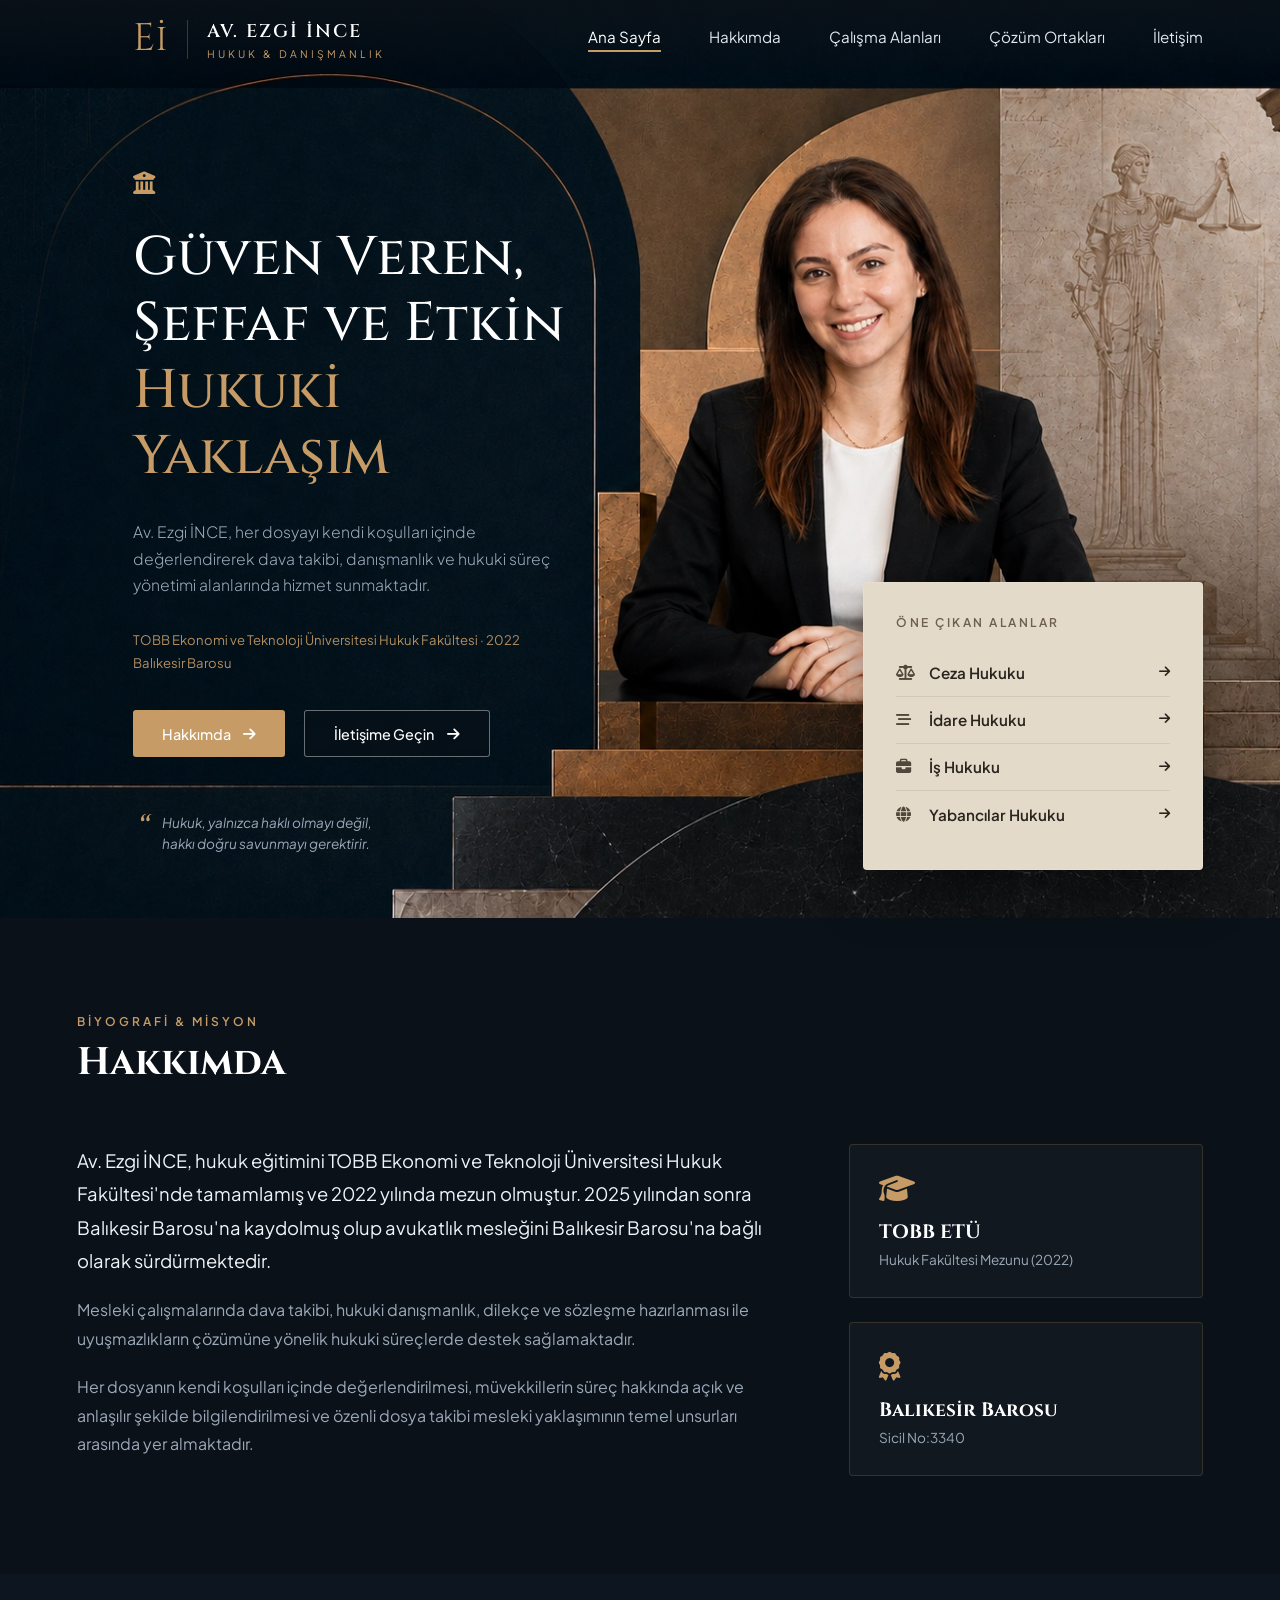
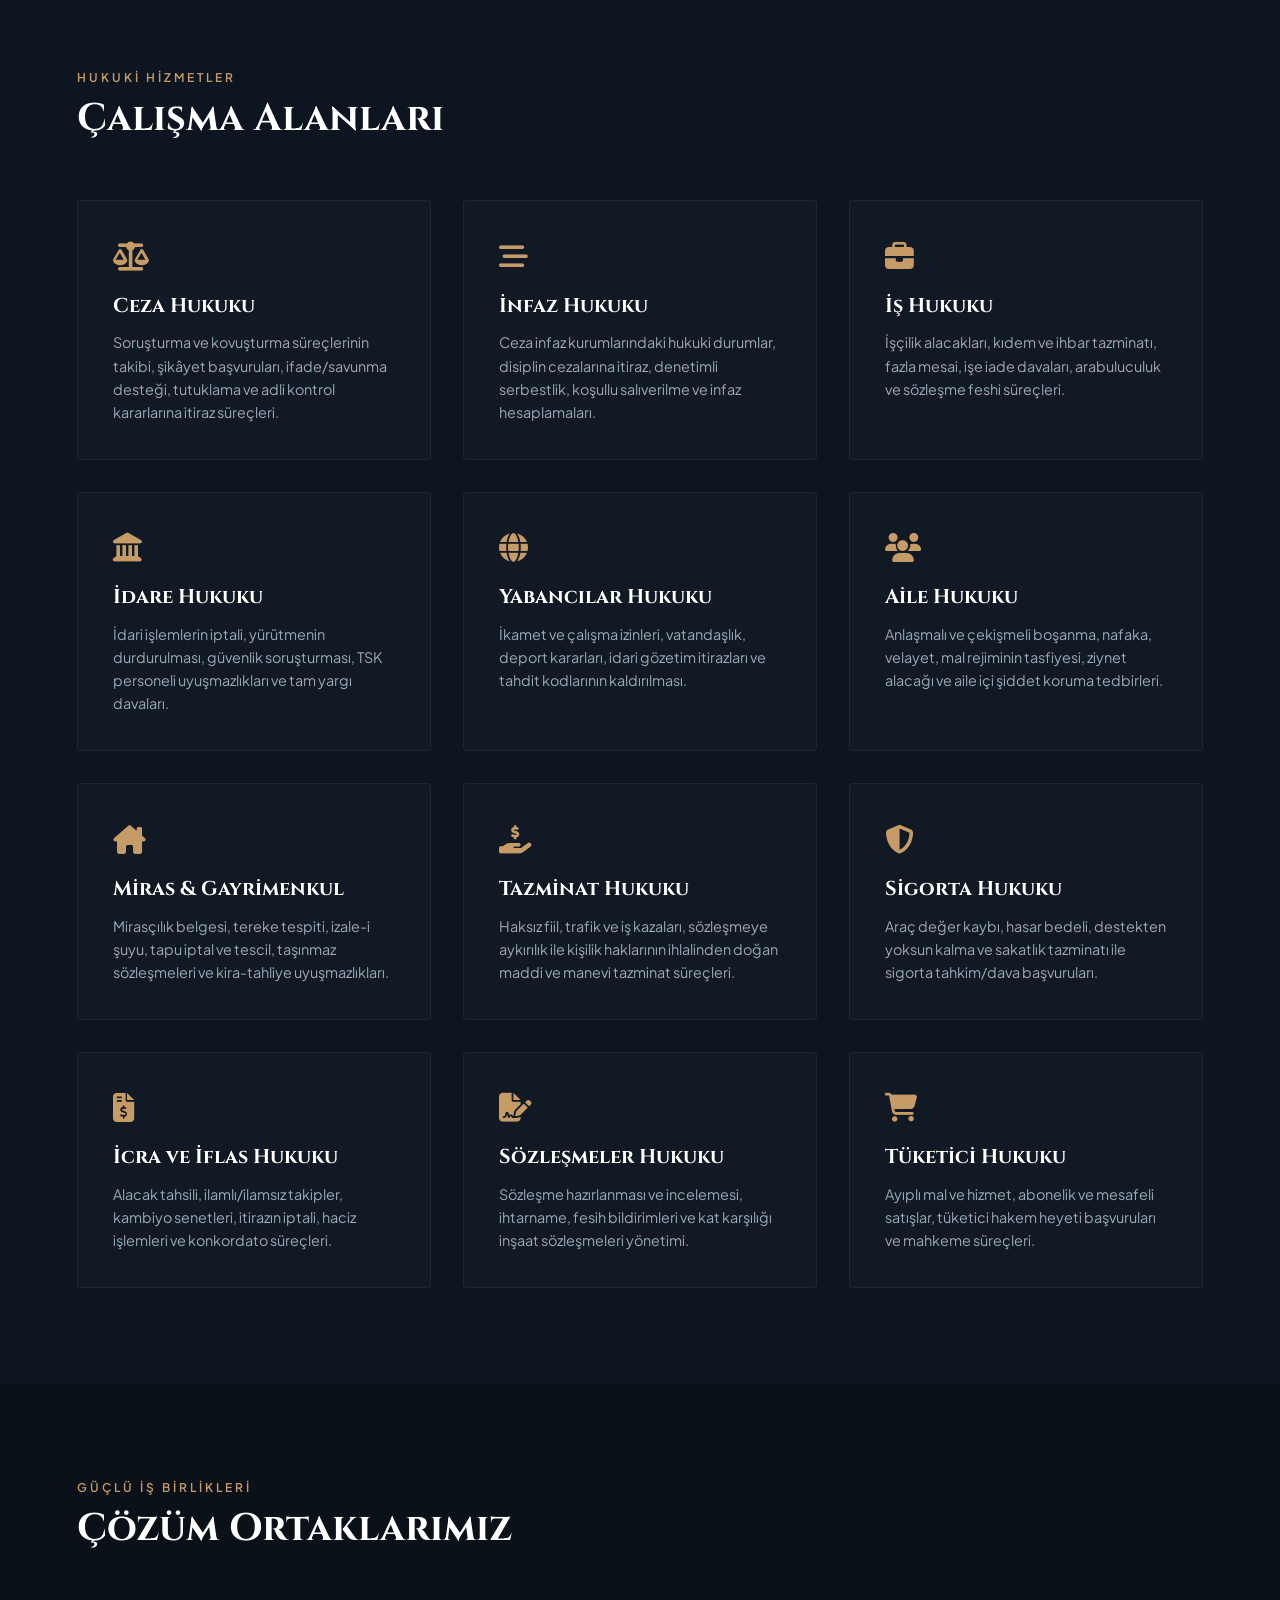
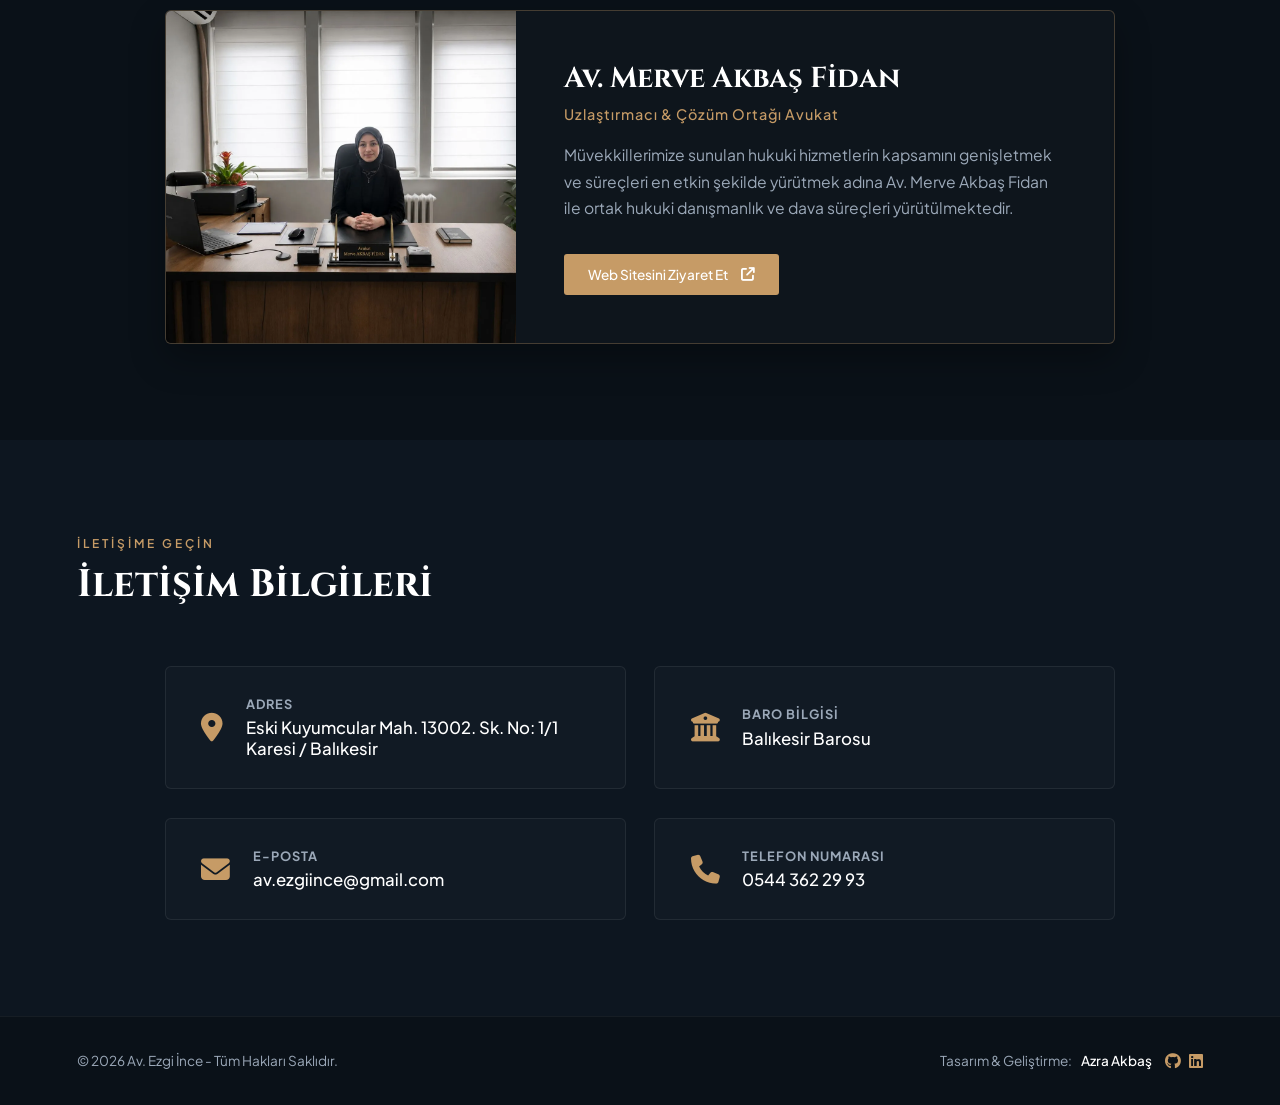
<file: index.html>
<!DOCTYPE html>
<html lang="tr">
<head>
  <meta charset="UTF-8">
  <meta name="viewport" content="width=device-width, initial-scale=1.0">
  <title>Av. Ezgi İnce | Hukuk & Danışmanlık</title>
  
  <!-- SEO & Arama Motoru Meta Etiketleri -->
  <meta name="description" content="Balıkesir Barosu Avukatı Ezgi İnce; Ceza, İdare, İş ve Yabancılar Hukuku başta olmak üzere hukuki danışmanlık ve dava takibi hizmeti sunmaktadır.">
  <meta name="keywords" content="Balıkesir Avukat, Avukat Ezgi İnce, Balıkesir Hukuk Bürosu, Ceza Avukatı Balıkesir, Karesi Avukat">
  <meta name="author" content="Av. Ezgi İnce">
  <meta name="robots" content="index, follow">
<link rel="sitemap" type="application/xml" title="Sitemap" href="/sitemap.xml" />
  <!-- Sosyal Medya & WhatsApp Paylaşım Önizlemesi (Open Graph) -->
  <meta property="og:type" content="website">
  <meta property="og:title" content="Av. Ezgi İnce | Hukuk & Danışmanlık">
  <meta property="og:description" content="Balıkesir'de ceza, idare, iş hukuku ve hukuki süreç yönetimi alanlarında hizmet sunmaktadır.">
  <meta property="og:image" content="ezgi-ince.webp">
  <meta property="og:url" content="https://ezgiince.av.tr">
<meta name="google-site-verification" content="a07oU6L6N5SjUKFv8r6mq9COe-kkqVbUed9v3EtslFE" />
  <!-- Google Yerel İşletme Yapısal Verisi (Schema.org JSON-LD) -->
  <script type="application/ld+json">
  {
    "@context": "https://schema.org",
    "@type": "LegalService",
    "name": "Av. Ezgi İnce | Hukuk & Danışmanlık",
    "image": "ezgi-ince.webp",
    "telephone": "+905443622993",
    "email": "av.ezgiince@gmail.com",
    "address": {
      "@type": "PostalAddress",
      "streetAddress": "Eski Kuyumcular Mah. 13002. Sk. No: 1/1",
      "addressLocality": "Karesi",
      "addressRegion": "Balıkesir",
      "addressCountry": "TR"
    }
  }
  </script>

  <!-- Fontlar -->
  <link rel="preconnect" href="https://fonts.googleapis.com">
  <link rel="preconnect" href="https://fonts.gstatic.com" crossorigin>
  <link href="https://fonts.googleapis.com/css2?family=Cinzel:wght@400;500;600;700&family=Plus+Jakarta+Sans:wght@300;400;500;600&display=swap" rel="stylesheet">
  
  <!-- FontAwesome İkonları -->
  <link rel="stylesheet" href="https://cdnjs.cloudflare.com/ajax/libs/font-awesome/6.4.0/css/all.min.css">
  
  <link rel="stylesheet" href="style.css">
</head>
<body>

  <!-- Header / Navigasyon -->
  <header class="navbar">
    <div class="logo-container">
      <div class="logo-monogram">Ei</div>
      <div class="logo-text">
        <span class="brand-name">AV. EZGİ İNCE</span>
        <span class="brand-sub">HUKUK & DANIŞMANLIK</span>
      </div>
    </div>
    
    <nav class="nav-links">
      <a href="#anasayfa" class="active">Ana Sayfa</a>
      <a href="#hakkimda">Hakkımda</a>
      <a href="#calisma-alanlari">Çalışma Alanları</a>
      <a href="#ortaklarimiz">Çözüm Ortakları</a>
      <a href="#iletisim">İletişim</a>
    </nav>
  </header>

  <!-- Hero Bölümü -->
  <section class="hero" id="anasayfa">
    <div class="hero-container">
      
      <div class="hero-content">
        
        <!-- Sadece Mobilde Gözükecek Portre -->
        <div class="hero-mobile-photo">
          <img src="ezgi-ince.webp" alt="Av. Ezgi İnce">
        </div>

        <div class="pillar-icon">
          <i class="fa-solid fa-building-columns"></i>
        </div>
        
        <h1 class="hero-title">
          Güven Veren,<br>
          Şeffaf ve Etkin<br>
          <span>Hukuki Yaklaşım</span>
        </h1>
        
        <p class="hero-description">
          Av. Ezgi İNCE, her dosyayı kendi koşulları içinde değerlendirerek dava takibi, danışmanlık ve hukuki süreç yönetimi alanlarında hizmet sunmaktadır.
        </p>
        
        <div class="hero-credentials">
          <p>TOBB Ekonomi ve Teknoloji Üniversitesi Hukuk Fakültesi · 2022</p>
          <p>Balıkesir Barosu</p>
        </div>
        
        <div class="hero-buttons">
          <a href="#hakkimda" class="btn btn-primary">Hakkımda <i class="fa-solid fa-arrow-right"></i></a>
          <a href="#iletisim" class="btn btn-secondary">İletişime Geçin <i class="fa-solid fa-arrow-right"></i></a>
        </div>
        
        <div class="hero-quote">
          <span class="quote-mark">“</span>
          <p>Hukuk, yalnızca haklı olmayı değil,<br>hakkı doğru savunmayı gerektirir.</p>
        </div>
      </div>

      <div class="hero-floating-card">
        <div class="services-card">
          <h3>ÖNE ÇIKAN ALANLAR</h3>
          
          <ul class="services-list">
            <li>
              <a href="#calisma-alanlari">
                <span class="service-title"><i class="fa-solid fa-scale-balanced"></i> Ceza Hukuku</span>
                <i class="fa-solid fa-arrow-right arrow"></i>
              </a>
            </li>
            <li>
              <a href="#calisma-alanlari">
                <span class="service-title"><i class="fa-solid fa-bars-staggered"></i> İdare Hukuku</span>
                <i class="fa-solid fa-arrow-right arrow"></i>
              </a>
            </li>
            <li>
              <a href="#calisma-alanlari">
                <span class="service-title"><i class="fa-solid fa-briefcase"></i> İş Hukuku</span>
                <i class="fa-solid fa-arrow-right arrow"></i>
              </a>
            </li>
            <li>
              <a href="#calisma-alanlari">
                <span class="service-title"><i class="fa-solid fa-globe"></i> Yabancılar Hukuku</span>
                <i class="fa-solid fa-arrow-right arrow"></i>
              </a>
            </li>
          </ul>
        </div>
      </div>

    </div>
  </section>

  <!-- Hakkımda Bölümü -->
  <section class="section-padding" id="hakkimda">
    <div class="container">
      <div class="section-title">
        <span>BİYOGRAFİ & MİSYON</span>
        <h2>Hakkımda</h2>
      </div>
      
      <div class="about-grid">
        <div class="about-text">
          <p class="lead">
            Av. Ezgi İNCE, hukuk eğitimini TOBB Ekonomi ve Teknoloji Üniversitesi Hukuk Fakültesi'nde tamamlamış ve 2022 yılında mezun olmuştur. 2025 yılından sonra Balıkesir Barosu'na kaydolmuş olup avukatlık mesleğini Balıkesir Barosu'na bağlı olarak sürdürmektedir.
          </p>
          <p>
            Mesleki çalışmalarında dava takibi, hukuki danışmanlık, dilekçe ve sözleşme hazırlanması ile uyuşmazlıkların çözümüne yönelik hukuki süreçlerde destek sağlamaktadır.
          </p>
          <p>
            Her dosyanın kendi koşulları içinde değerlendirilmesi, müvekkillerin süreç hakkında açık ve anlaşılır şekilde bilgilendirilmesi ve özenli dosya takibi mesleki yaklaşımının temel unsurları arasında yer almaktadır.
          </p>
        </div>
        
        <div class="about-stats">
          <div class="stat-card">
            <i class="fa-solid fa-graduation-cap"></i>
            <h4>TOBB ETÜ</h4>
            <p>Hukuk Fakültesi Mezunu (2022)</p>
          </div>
          <div class="stat-card">
            <i class="fa-solid fa-award"></i>
            <h4>Balıkesir Barosu</h4>
            <p>Sicil No:3340</p>
          </div>
        </div>
      </div>
    </div>
  </section>

  <!-- Çalışma Alanları Bölümü -->
  <section class="section-padding bg-alt" id="calisma-alanlari">
    <div class="container">
      <div class="section-title">
        <span>HUKUKİ HİZMETLER</span>
        <h2>Çalışma Alanları</h2>
      </div>

      <div class="practice-grid">
        <div class="practice-card">
          <div class="card-icon"><i class="fa-solid fa-scale-balanced"></i></div>
          <h3>Ceza Hukuku</h3>
          <p>Soruşturma ve kovuşturma süreçlerinin takibi, şikâyet başvuruları, ifade/savunma desteği, tutuklama ve adli kontrol kararlarına itiraz süreçleri.</p>
        </div>

        <div class="practice-card">
          <div class="card-icon"><i class="fa-solid fa-bars-staggered"></i></div>
          <h3>İnfaz Hukuku</h3>
          <p>Ceza infaz kurumlarındaki hukuki durumlar, disiplin cezalarına itiraz, denetimli serbestlik, koşullu salıverilme ve infaz hesaplamaları.</p>
        </div>

        <div class="practice-card">
          <div class="card-icon"><i class="fa-solid fa-briefcase"></i></div>
          <h3>İş Hukuku</h3>
          <p>İşçilik alacakları, kıdem ve ihbar tazminatı, fazla mesai, işe iade davaları, arabuluculuk ve sözleşme feshi süreçleri.</p>
        </div>

        <div class="practice-card">
          <div class="card-icon"><i class="fa-solid fa-landmark"></i></div>
          <h3>İdare Hukuku</h3>
          <p>İdari işlemlerin iptali, yürütmenin durdurulması, güvenlik soruşturması, TSK personeli uyuşmazlıkları ve tam yargı davaları.</p>
        </div>

        <div class="practice-card">
          <div class="card-icon"><i class="fa-solid fa-globe"></i></div>
          <h3>Yabancılar Hukuku</h3>
          <p>İkamet ve çalışma izinleri, vatandaşlık, deport kararları, idari gözetim itirazları ve tahdit kodlarının kaldırılması.</p>
        </div>

        <div class="practice-card">
          <div class="card-icon"><i class="fa-solid fa-users"></i></div>
          <h3>Aile Hukuku</h3>
          <p>Anlaşmalı ve çekişmeli boşanma, nafaka, velayet, mal rejiminin tasfiyesi, ziynet alacağı ve aile içi şiddet koruma tedbirleri.</p>
        </div>

        <div class="practice-card">
          <div class="card-icon"><i class="fa-solid fa-house-chimney"></i></div>
          <h3>Miras & Gayrimenkul</h3>
          <p>Mirasçılık belgesi, tereke tespiti, izale-i şuyu, tapu iptal ve tescil, taşınmaz sözleşmeleri ve kira-tahliye uyuşmazlıkları.</p>
        </div>

        <div class="practice-card">
          <div class="card-icon"><i class="fa-solid fa-hand-holding-dollar"></i></div>
          <h3>Tazminat Hukuku</h3>
          <p>Haksız fiil, trafik ve iş kazaları, sözleşmeye aykırılık ile kişilik haklarının ihlalinden doğan maddi ve manevi tazminat süreçleri.</p>
        </div>

        <div class="practice-card">
          <div class="card-icon"><i class="fa-solid fa-shield-halved"></i></div>
          <h3>Sigorta Hukuku</h3>
          <p>Araç değer kaybı, hasar bedeli, destekten yoksun kalma ve sakatlık tazminatı ile sigorta tahkim/dava başvuruları.</p>
        </div>

        <div class="practice-card">
          <div class="card-icon"><i class="fa-solid fa-file-invoice-dollar"></i></div>
          <h3>İcra ve İflas Hukuku</h3>
          <p>Alacak tahsili, ilamlı/ilamsız takipler, kambiyo senetleri, itirazın iptali, haciz işlemleri ve konkordato süreçleri.</p>
        </div>

        <div class="practice-card">
          <div class="card-icon"><i class="fa-solid fa-file-signature"></i></div>
          <h3>Sözleşmeler Hukuku</h3>
          <p>Sözleşme hazırlanması ve incelemesi, ihtarname, fesih bildirimleri ve kat karşılığı inşaat sözleşmeleri yönetimi.</p>
        </div>

        <div class="practice-card">
          <div class="card-icon"><i class="fa-solid fa-cart-shopping"></i></div>
          <h3>Tüketici Hukuku</h3>
          <p>Ayıplı mal ve hizmet, abonelik ve mesafeli satışlar, tüketici hakem heyeti başvuruları ve mahkeme süreçleri.</p>
        </div>
      </div>
    </div>
  </section>

  <!-- Çözüm Ortaklarımız -->
  <section class="section-padding" id="ortaklarimiz">
    <div class="container">
      <div class="section-title">
        <span>GÜÇLÜ İŞ BİRLİKLERİ</span>
        <h2>Çözüm Ortaklarımız</h2>
      </div>

      <div class="partner-card">
        <div class="partner-img">
          <img src="merve-akbas-fidan.webp" alt="Av. Merve Akbaş Fidan">
        </div>
        <div class="partner-details">
          <h3>Av. Merve Akbaş Fidan</h3>
          <span class="partner-role">Uzlaştırmacı & Çözüm Ortağı Avukat</span>
          <p>
            Müvekkillerimize sunulan hukuki hizmetlerin kapsamını genişletmek ve süreçleri en etkin şekilde yürütmek adına Av. Merve Akbaş Fidan ile ortak hukuki danışmanlık ve dava süreçleri yürütülmektedir.
          </p>
          <a href="https://merveakbasfidan.av.tr/" target="_blank" rel="noopener noreferrer" class="btn btn-primary partner-btn">
            Web Sitesini Ziyaret Et <i class="fa-solid fa-arrow-up-right-from-square"></i>
          </a>
        </div>
      </div>
    </div>
  </section>

  <!-- İletişim Bölümü -->
  <section class="section-padding bg-alt" id="iletisim">
    <div class="container">
      <div class="section-title">
        <span>İLETİŞİME GEÇİN</span>
        <h2>İletişim Bilgileri</h2>
      </div>

      <div class="contact-grid">
        <div class="contact-info">
          
        <a href="https://maps.google.com/?q=Eski+Kuyumcular+Mahallesi+13002+Sokak+No:1/1+Karesi+Bal%C4%B1kesir" target="_blank" rel="noopener noreferrer" class="contact-item">
          <i class="fa-solid fa-location-dot"></i>
          <div>
            <h4>Adres</h4>
            <p>Eski Kuyumcular Mah. 13002. Sk. No: 1/1 Karesi / Balıkesir</p>
          </div>
        </a>

          <div class="contact-item static-item">
            <i class="fa-solid fa-building-columns"></i>
            <div>
              <h4>Baro Bilgisi</h4>
              <p>Balıkesir Barosu</p>
            </div>
          </div>

          <a href="mailto:av.ezgiince@gmail.com" class="contact-item">
            <i class="fa-solid fa-envelope"></i>
            <div>
              <h4>E-Posta</h4>
              <p>av.ezgiince@gmail.com</p>
            </div>
          </a>

          <a href="tel:+905443622993" class="contact-item">
            <i class="fa-solid fa-phone"></i>
            <div>
              <h4>Telefon Numarası</h4>
              <p>0544 362 29 93</p>
            </div>
          </a>

        </div>
      </div>
    </div>
  </section>

  <footer class="footer">
    <div class="footer-container">
      <p>&copy; 2026 Av. Ezgi İnce - Tüm Hakları Saklıdır.</p>
      
      <div class="developer-credit">
        <span>Tasarım & Geliştirme:</span>
        <strong class="dev-name">Azra Akbaş</strong>
        <div class="dev-links">
          <a href="https://github.com/AzraAkbas" target="_blank" rel="noopener noreferrer" title="GitHub">
            <i class="fa-brands fa-github"></i>
          </a>
          <a href="https://www.linkedin.com/in/azraakbas" target="_blank" rel="noopener noreferrer" title="LinkedIn">
            <i class="fa-brands fa-linkedin"></i>
          </a>
        </div>
      </div>
    </div>
  </footer>

  <script>
    document.addEventListener('DOMContentLoaded', () => {
      const navLinks = document.querySelectorAll('.nav-links a');

      navLinks.forEach(link => {
        link.addEventListener('click', function() {
          navLinks.forEach(item => item.classList.remove('active'));
          this.classList.add('active');
        });
      });
    });
  </script>
</body>
</html>
</file>
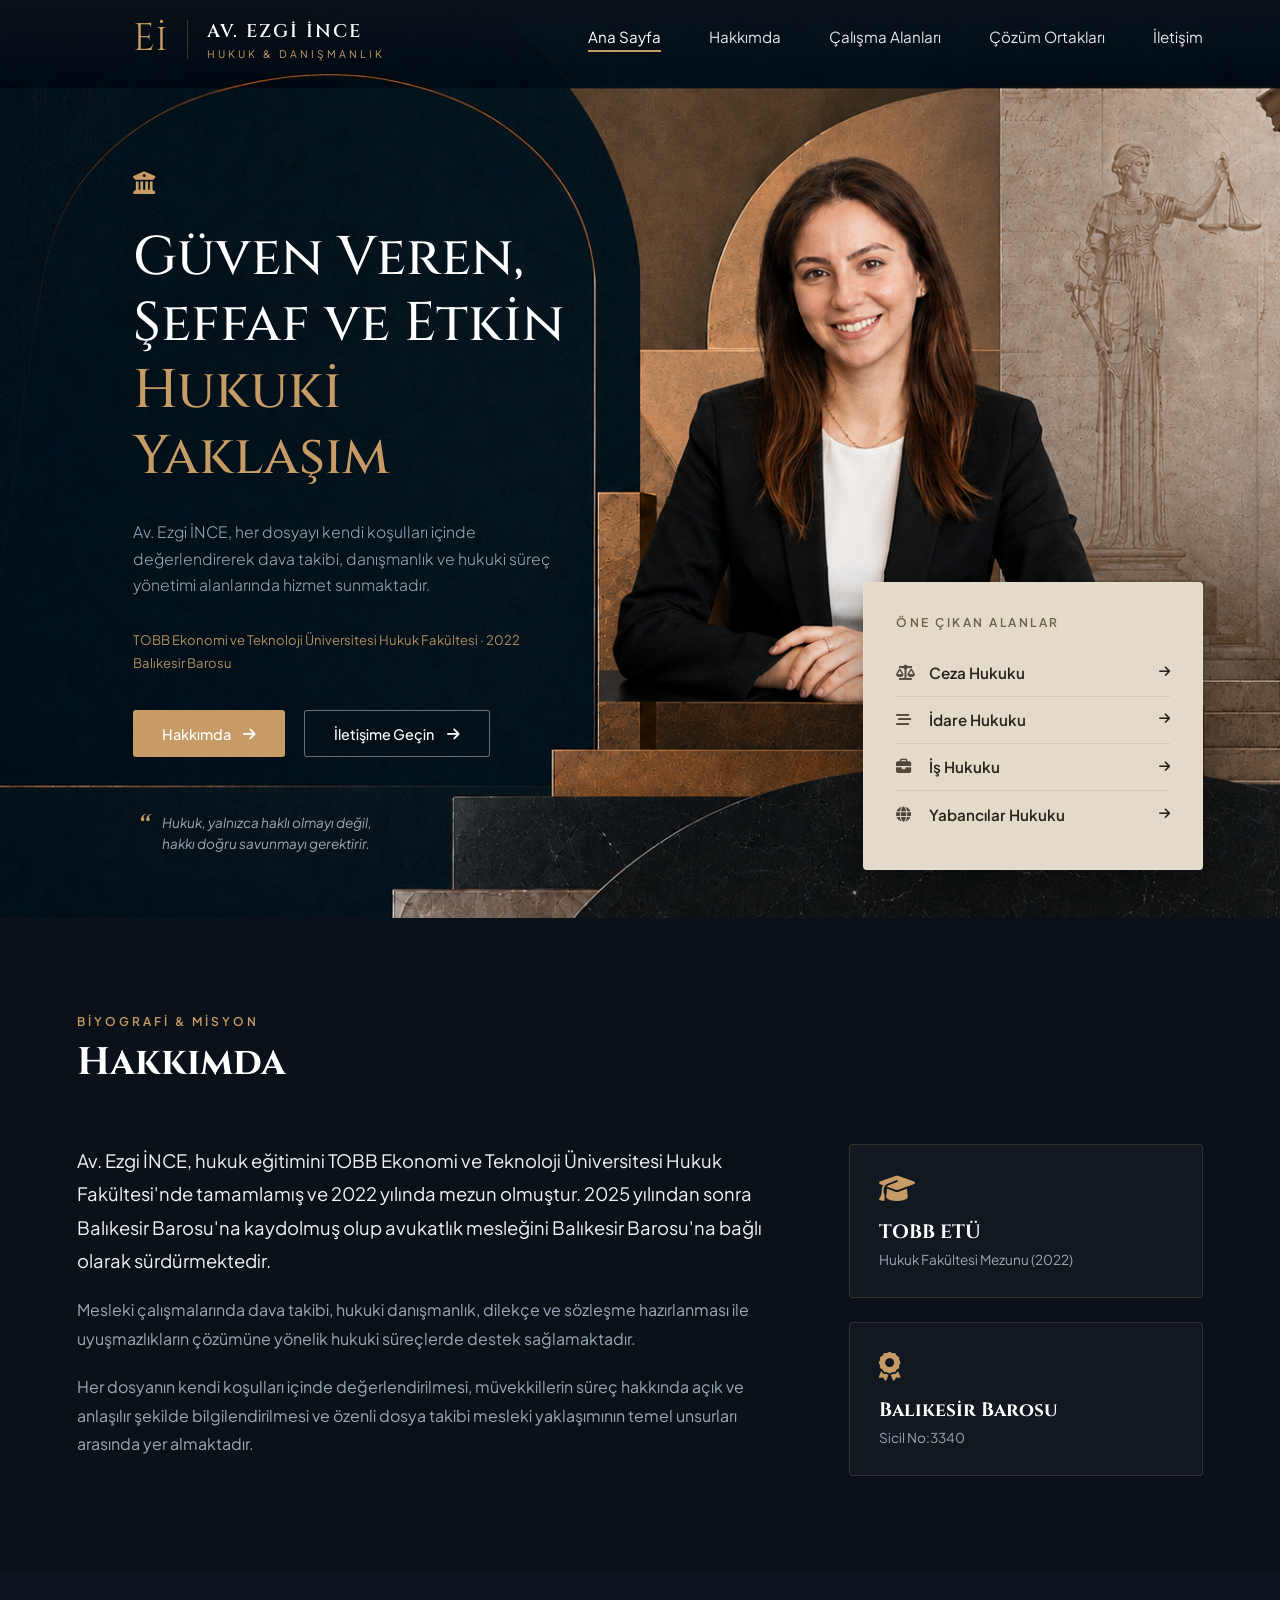
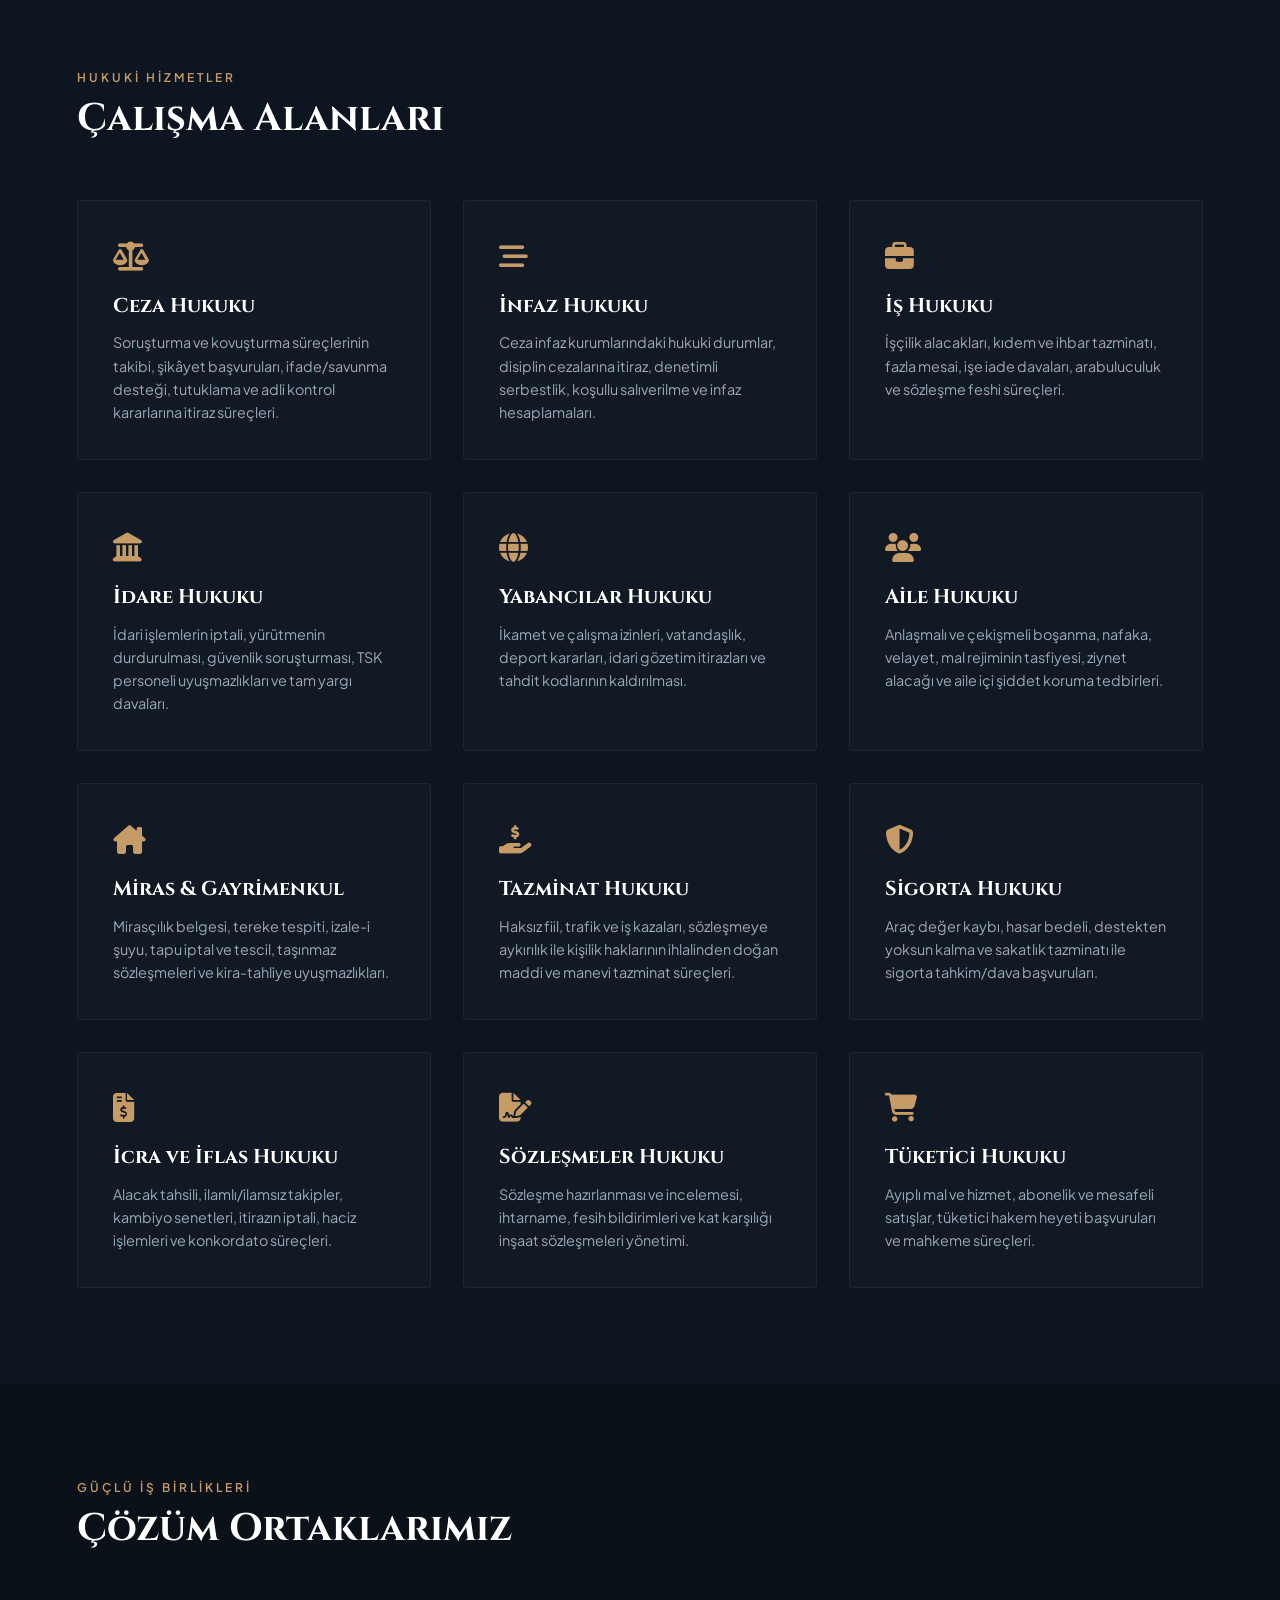
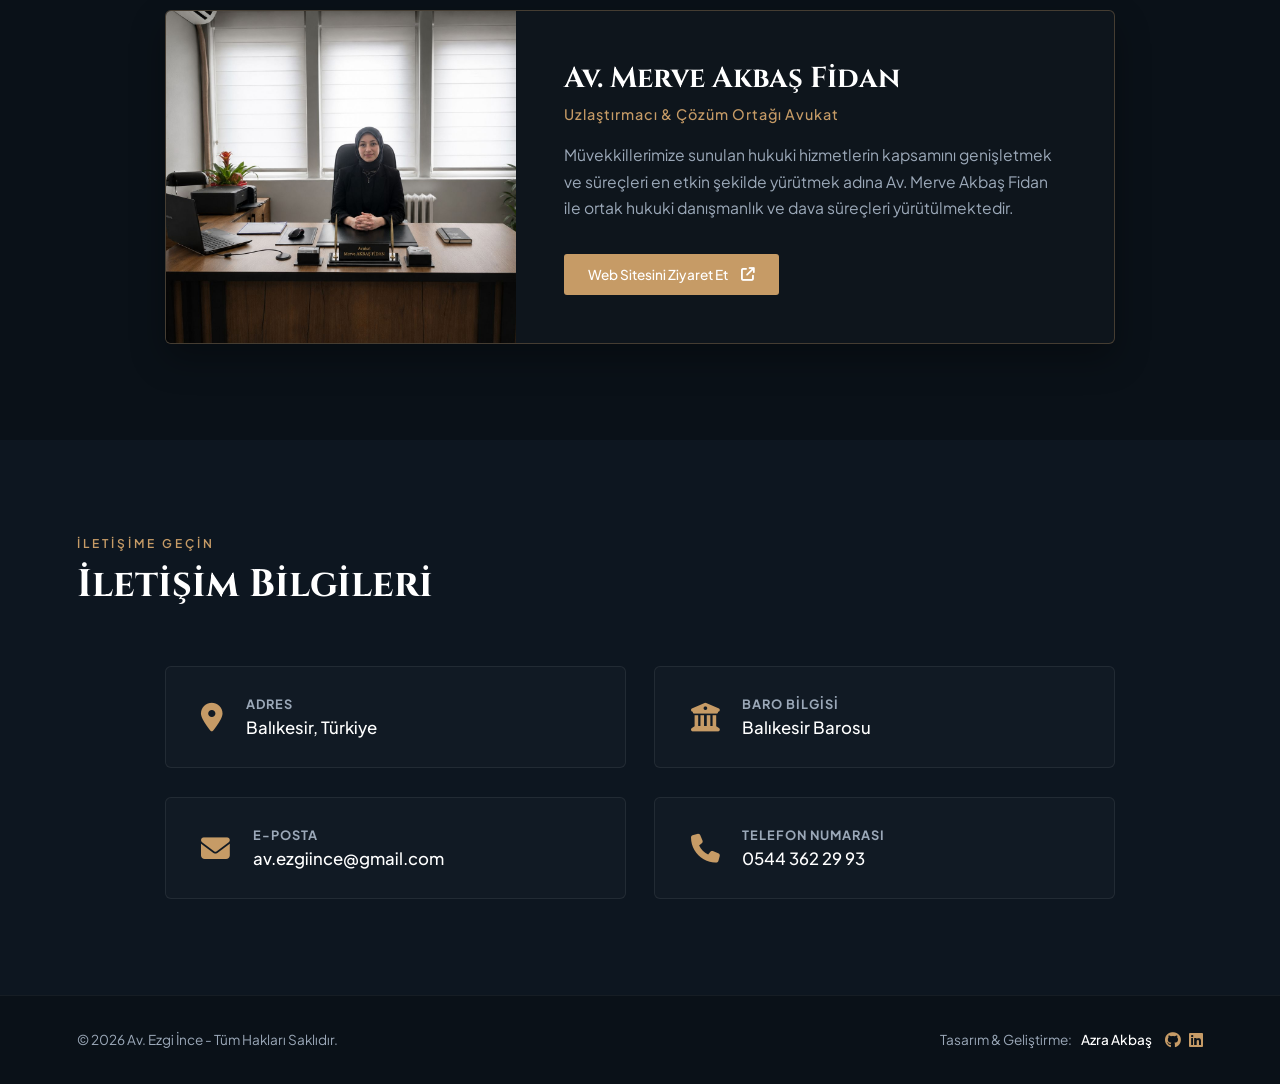
<file: Ezgi İnce/index.html>
<!DOCTYPE html>
<html lang="tr">
<head>
  <meta charset="UTF-8">
  <meta name="viewport" content="width=device-width, initial-scale=1.0">
  <title>Av. Ezgi İnce | Hukuk & Danışmanlık</title>
  
  <!-- Fontlar -->
  <link rel="preconnect" href="https://fonts.googleapis.com">
  <link rel="preconnect" href="https://fonts.gstatic.com" crossorigin>
  <link href="https://fonts.googleapis.com/css2?family=Cinzel:wght@400;500;600;700&family=Plus+Jakarta+Sans:wght@300;400;500;600&display=swap" rel="stylesheet">
  
  <!-- FontAwesome İkonları -->
  <link rel="stylesheet" href="https://cdnjs.cloudflare.com/ajax/libs/font-awesome/6.4.0/css/all.min.css">
  
  <link rel="stylesheet" href="style.css">
</head>
<body>

  <!-- Header / Navigasyon -->
  <header class="navbar">
    <div class="logo-container">
      <div class="logo-monogram">Ei</div>
      <div class="logo-text">
        <span class="brand-name">AV. EZGİ İNCE</span>
        <span class="brand-sub">HUKUK & DANIŞMANLIK</span>
      </div>
    </div>
    
    <nav class="nav-links">
      <a href="#anasayfa" class="active">Ana Sayfa</a>
      <a href="#hakkimda">Hakkımda</a>
      <a href="#calisma-alanlari">Çalışma Alanları</a>
      <a href="#ortaklarimiz">Çözüm Ortakları</a>
      <a href="#iletisim">İletişim</a>
    </nav>
  </header>

  <!-- Hero Bölümü -->
  <section class="hero" id="anasayfa">
    <div class="hero-container">
      
      <div class="hero-content">
        <div class="pillar-icon">
          <i class="fa-solid fa-building-columns"></i>
        </div>
        
        <h1 class="hero-title">
          Güven Veren,<br>
          Şeffaf ve Etkin<br>
          <span>Hukuki Yaklaşım</span>
        </h1>
        
        <p class="hero-description">
          Av. Ezgi İNCE, her dosyayı kendi koşulları içinde değerlendirerek dava takibi, danışmanlık ve hukuki süreç yönetimi alanlarında hizmet sunmaktadır.
        </p>
        
        <div class="hero-credentials">
          <p>TOBB Ekonomi ve Teknoloji Üniversitesi Hukuk Fakültesi · 2022</p>
          <p>Balıkesir Barosu</p>
        </div>
        
        <div class="hero-buttons">
          <a href="#hakkimda" class="btn btn-primary">Hakkımda <i class="fa-solid fa-arrow-right"></i></a>
          <a href="#iletisim" class="btn btn-secondary">İletişime Geçin <i class="fa-solid fa-arrow-right"></i></a>
        </div>
        
        <div class="hero-quote">
          <span class="quote-mark">“</span>
          <p>Hukuk, yalnızca haklı olmayı değil,<br>hakkı doğru savunmayı gerektirir.</p>
        </div>
      </div>

      <div class="hero-floating-card">
        <div class="services-card">
          <h3>ÖNE ÇIKAN ALANLAR</h3>
          
          <ul class="services-list">
            <li>
              <a href="#calisma-alanlari">
                <span class="service-title"><i class="fa-solid fa-scale-balanced"></i> Ceza Hukuku</span>
                <i class="fa-solid fa-arrow-right arrow"></i>
              </a>
            </li>
            <li>
              <a href="#calisma-alanlari">
                <span class="service-title"><i class="fa-solid fa-bars-staggered"></i> İdare Hukuku</span>
                <i class="fa-solid fa-arrow-right arrow"></i>
              </a>
            </li>
            <li>
              <a href="#calisma-alanlari">
                <span class="service-title"><i class="fa-solid fa-briefcase"></i> İş Hukuku</span>
                <i class="fa-solid fa-arrow-right arrow"></i>
              </a>
            </li>
            <li>
              <a href="#calisma-alanlari">
                <span class="service-title"><i class="fa-solid fa-globe"></i> Yabancılar Hukuku</span>
                <i class="fa-solid fa-arrow-right arrow"></i>
              </a>
            </li>
          </ul>
        </div>
      </div>

    </div>
  </section>

  <!-- Hakkımda Bölümü -->
  <section class="section-padding" id="hakkimda">
    <div class="container">
      <div class="section-title">
        <span>BİYOGRAFİ & MİSYON</span>
        <h2>Hakkımda</h2>
      </div>
      
      <div class="about-grid">
        <div class="about-text">
          <p class="lead">
            Av. Ezgi İNCE, hukuk eğitimini TOBB Ekonomi ve Teknoloji Üniversitesi Hukuk Fakültesi'nde tamamlamış ve 2022 yılında mezun olmuştur. 2025 yılından sonra Balıkesir Barosu'na kaydolmuş olup avukatlık mesleğini Balıkesir Barosu'na bağlı olarak sürdürmektedir.
          </p>
          <p>
            Mesleki çalışmalarında dava takibi, hukuki danışmanlık, dilekçe ve sözleşme hazırlanması ile uyuşmazlıkların çözümüne yönelik hukuki süreçlerde destek sağlamaktadır.
          </p>
          <p>
            Her dosyanın kendi koşulları içinde değerlendirilmesi, müvekkillerin süreç hakkında açık ve anlaşılır şekilde bilgilendirilmesi ve özenli dosya takibi mesleki yaklaşımının temel unsurları arasında yer almaktadır.
          </p>
        </div>
        
        <div class="about-stats">
          <div class="stat-card">
            <i class="fa-solid fa-graduation-cap"></i>
            <h4>TOBB ETÜ</h4>
            <p>Hukuk Fakültesi Mezunu (2022)</p>
          </div>
          <div class="stat-card">
            <i class="fa-solid fa-award"></i>
            <h4>Balıkesir Barosu</h4>
            <p>Sicil No:3340</p>
          </div>
        </div>
      </div>
    </div>
  </section>

  <!-- Çalışma Alanları Bölümü -->
  <section class="section-padding bg-alt" id="calisma-alanlari">
    <div class="container">
      <div class="section-title">
        <span>HUKUKİ HİZMETLER</span>
        <h2>Çalışma Alanları</h2>
      </div>

      <div class="practice-grid">
        <div class="practice-card">
          <div class="card-icon"><i class="fa-solid fa-scale-balanced"></i></div>
          <h3>Ceza Hukuku</h3>
          <p>Soruşturma ve kovuşturma süreçlerinin takibi, şikâyet başvuruları, ifade/savunma desteği, tutuklama ve adli kontrol kararlarına itiraz süreçleri.</p>
        </div>

        <div class="practice-card">
          <div class="card-icon"><i class="fa-solid fa-bars-staggered"></i></div>
          <h3>İnfaz Hukuku</h3>
          <p>Ceza infaz kurumlarındaki hukuki durumlar, disiplin cezalarına itiraz, denetimli serbestlik, koşullu salıverilme ve infaz hesaplamaları.</p>
        </div>

        <div class="practice-card">
          <div class="card-icon"><i class="fa-solid fa-briefcase"></i></div>
          <h3>İş Hukuku</h3>
          <p>İşçilik alacakları, kıdem ve ihbar tazminatı, fazla mesai, işe iade davaları, arabuluculuk ve sözleşme feshi süreçleri.</p>
        </div>

        <div class="practice-card">
          <div class="card-icon"><i class="fa-solid fa-landmark"></i></div>
          <h3>İdare Hukuku</h3>
          <p>İdari işlemlerin iptali, yürütmenin durdurulması, güvenlik soruşturması, TSK personeli uyuşmazlıkları ve tam yargı davaları.</p>
        </div>

        <div class="practice-card">
          <div class="card-icon"><i class="fa-solid fa-globe"></i></div>
          <h3>Yabancılar Hukuku</h3>
          <p>İkamet ve çalışma izinleri, vatandaşlık, deport kararları, idari gözetim itirazları ve tahdit kodlarının kaldırılması.</p>
        </div>

        <div class="practice-card">
          <div class="card-icon"><i class="fa-solid fa-users"></i></div>
          <h3>Aile Hukuku</h3>
          <p>Anlaşmalı ve çekişmeli boşanma, nafaka, velayet, mal rejiminin tasfiyesi, ziynet alacağı ve aile içi şiddet koruma tedbirleri.</p>
        </div>

        <div class="practice-card">
          <div class="card-icon"><i class="fa-solid fa-house-chimney"></i></div>
          <h3>Miras & Gayrimenkul</h3>
          <p>Mirasçılık belgesi, tereke tespiti, izale-i şuyu, tapu iptal ve tescil, taşınmaz sözleşmeleri ve kira-tahliye uyuşmazlıkları.</p>
        </div>

        <div class="practice-card">
          <div class="card-icon"><i class="fa-solid fa-hand-holding-dollar"></i></div>
          <h3>Tazminat Hukuku</h3>
          <p>Haksız fiil, trafik ve iş kazaları, sözleşmeye aykırılık ile kişilik haklarının ihlalinden doğan maddi ve manevi tazminat süreçleri.</p>
        </div>

        <div class="practice-card">
          <div class="card-icon"><i class="fa-solid fa-shield-halved"></i></div>
          <h3>Sigorta Hukuku</h3>
          <p>Araç değer kaybı, hasar bedeli, destekten yoksun kalma ve sakatlık tazminatı ile sigorta tahkim/dava başvuruları.</p>
        </div>

        <div class="practice-card">
          <div class="card-icon"><i class="fa-solid fa-file-invoice-dollar"></i></div>
          <h3>İcra ve İflas Hukuku</h3>
          <p>Alacak tahsili, ilamlı/ilamsız takipler, kambiyo senetleri, itirazın iptali, haciz işlemleri ve konkordato süreçleri.</p>
        </div>

        <div class="practice-card">
          <div class="card-icon"><i class="fa-solid fa-file-signature"></i></div>
          <h3>Sözleşmeler Hukuku</h3>
          <p>Sözleşme hazırlanması ve incelemesi, ihtarname, fesih bildirimleri ve kat karşılığı inşaat sözleşmeleri yönetimi.</p>
        </div>

        <div class="practice-card">
          <div class="card-icon"><i class="fa-solid fa-cart-shopping"></i></div>
          <h3>Tüketici Hukuku</h3>
          <p>Ayıplı mal ve hizmet, abonelik ve mesafeli satışlar, tüketici hakem heyeti başvuruları ve mahkeme süreçleri.</p>
        </div>
      </div>
    </div>
  </section>

  <!-- Çözüm Ortaklarımız -->
  <section class="section-padding" id="ortaklarimiz">
    <div class="container">
      <div class="section-title">
        <span>GÜÇLÜ İŞ BİRLİKLERİ</span>
        <h2>Çözüm Ortaklarımız</h2>
      </div>

      <div class="partner-card">
        <div class="partner-img">
          <img src="merve-akbas-fidan.jpg" alt="Av. Merve Akbaş Fidan">
        </div>
        <div class="partner-details">
          <h3>Av. Merve Akbaş Fidan</h3>
          <span class="partner-role">Uzlaştırmacı & Çözüm Ortağı Avukat</span>
          <p>
            Müvekkillerimize sunulan hukuki hizmetlerin kapsamını genişletmek ve süreçleri en etkin şekilde yürütmek adına Av. Merve Akbaş Fidan ile ortak hukuki danışmanlık ve dava süreçleri yürütülmektedir.
          </p>
          <a href="https://merveakbasfidan.av.tr/" target="_blank" rel="noopener noreferrer" class="btn btn-primary partner-btn">
            Web Sitesini Ziyaret Et <i class="fa-solid fa-arrow-up-right-from-square"></i>
          </a>
        </div>
      </div>
    </div>
  </section>

  <!-- İletişim Bölümü -->
  <section class="section-padding bg-alt" id="iletisim">
    <div class="container">
      <div class="section-title">
        <span>İLETİŞİME GEÇİN</span>
        <h2>İletişim Bilgileri</h2>
      </div>

      <div class="contact-grid">
        <div class="contact-info">
          
          <!-- Adres Bağlantısı (Google Haritalar) -->
          <a href="https://maps.google.com/?q=Balıkesir,Türkiye" target="_blank" rel="noopener noreferrer" class="contact-item">
            <i class="fa-solid fa-location-dot"></i>
            <div>
              <h4>Adres</h4>
              <p>Balıkesir, Türkiye</p>
            </div>
          </a>

          <!-- Baro Bilgisi -->
          <div class="contact-item static-item">
            <i class="fa-solid fa-building-columns"></i>
            <div>
              <h4>Baro Bilgisi</h4>
              <p>Balıkesir Barosu</p>
            </div>
          </div>

          <!-- E-Posta Bağlantısı -->
          <a href="mailto:av.ezgiince@gmail.com" class="contact-item">
            <i class="fa-solid fa-envelope"></i>
            <div>
              <h4>E-Posta</h4>
              <p>av.ezgiince@gmail.com</p>
            </div>
          </a>

          <!-- Telefon Bağlantısı -->
          <a href="tel:+905443622993" class="contact-item">
            <i class="fa-solid fa-phone"></i>
            <div>
              <h4>Telefon Numarası</h4>
              <p>0544 362 29 93</p>
            </div>
          </a>

        </div>
      </div>
    </div>
  </section>

<footer class="footer">
    <div class="footer-container">
      <p>&copy; 2026 Av. Ezgi İnce - Tüm Hakları Saklıdır.</p>
      
      <div class="developer-credit">
        <span>Tasarım & Geliştirme:</span>
        <strong class="dev-name">Azra Akbaş</strong>
        <div class="dev-links">
          <a href="https://github.com/AzraAkbas" target="_blank" rel="noopener noreferrer" title="GitHub">
            <i class="fa-brands fa-github"></i>
          </a>
          <a href="https://www.linkedin.com/in/azraakbas" target="_blank" rel="noopener noreferrer" title="LinkedIn">
            <i class="fa-brands fa-linkedin"></i>
          </a>
        </div>
      </div>
    </div>
  </footer>

  <script>
    document.addEventListener('DOMContentLoaded', () => {
      const navLinks = document.querySelectorAll('.nav-links a');

      navLinks.forEach(link => {
        link.addEventListener('click', function() {
          navLinks.forEach(item => item.classList.remove('active'));
          this.classList.add('active');
        });
      });
    });
  </script>
</body>
</html>
</file>
<file: style.css>
:root {
  --bg-dark: #0a1118;
  --bg-card: #e3dac9;
  --text-gold: #c69b66;
  --text-light: #f0f4f8;
  --text-muted: #9ba8b8;
  --text-dark: #2a241e;
  --font-serif: 'Cinzel', serif;
  --font-sans: 'Plus Jakarta Sans', sans-serif;
}

* {
  margin: 0;
  padding: 0;
  box-sizing: border-box;
}

body {
  background-color: var(--bg-dark);
  color: var(--text-light);
  font-family: var(--font-sans);
  overflow-x: hidden;
}

/* Header & Navbar */
.navbar {
  position: absolute;
  top: 0;
  left: 0;
  width: 100%;
  z-index: 100;
  display: flex;
  justify-content: space-between;
  align-items: center;
  padding: 1.2rem 6%;
  background: linear-gradient(180deg, rgba(10, 17, 24, 0.9) 0%, rgba(10, 17, 24, 0) 100%);
}

.logo-container {
  display: flex;
  align-items: center;
  gap: 1.2rem;
  padding-left: 3.5rem;
}

.logo-monogram {
  font-family: var(--font-serif);
  font-size: 2.4rem;
  color: var(--text-gold);
  border-right: 1px solid rgba(198, 155, 102, 0.3);
  padding-right: 1.2rem;
  line-height: 1;
}

.logo-text {
  display: flex;
  flex-direction: column;
}

.brand-name {
  font-family: var(--font-serif);
  font-size: 1.15rem;
  letter-spacing: 2px;
  color: #ffffff;
  font-weight: 600;
}

.brand-sub {
  font-size: 0.65rem;
  letter-spacing: 3px;
  color: var(--text-gold);
  margin-top: 3px;
}

.nav-links {
  display: flex;
  gap: 3rem;
}

.nav-links a {
  color: #e0e6ed;
  text-decoration: none;
  font-size: 0.95rem;
  font-weight: 400;
  transition: all 0.3s ease;
  position: relative;
  padding-bottom: 6px;
}

.nav-links a.active,
.nav-links a:hover {
  color: #ffffff;
}

.nav-links a.active::after {
  content: '';
  position: absolute;
  bottom: 0;
  left: 0;
  width: 100%;
  height: 2px;
  background-color: var(--text-gold);
}

/* Hero Section */
.hero {
  position: relative;
  width: 100%;
  min-height: 100vh;
  background: url('hero-bg.webp') no-repeat center center;
  background-size: cover;
  display: flex;
  align-items: center;
  padding: 8rem 6% 4rem 6%;
  background-color: #0a1118;
}

.hero-container {
  display: flex;
  justify-content: space-between;
  align-items: flex-end;
  width: 100%;
  max-width: 1450px;
  margin: 0 auto;
  position: relative;
  z-index: 2;
}

.hero-content {
  max-width: 520px;
  padding-left: 3.5rem;
  margin-left: 0;
  margin-top: 2.5rem;
}

/* Masaüstünde mobil portre gizlidir */
.hero-mobile-photo {
  display: none;
}

.pillar-icon {
  color: var(--text-gold);
  font-size: 1.4rem;
  margin-bottom: 1.8rem;
}

.hero-title {
  font-family: var(--font-serif);
  font-size: 3.4rem;
  line-height: 1.22;
  font-weight: 500;
  color: #ffffff;
  margin-bottom: 1.8rem;
  word-break: break-word;
}

.hero-title span {
  color: var(--text-gold);
}

.hero-description {
  color: var(--text-muted);
  font-size: 0.98rem;
  line-height: 1.7;
  margin-bottom: 1.8rem;
  font-weight: 300;
}

.hero-credentials {
  color: var(--text-gold);
  font-size: 0.82rem;
  line-height: 1.8;
  margin-bottom: 2.2rem;
  opacity: 0.9;
}

.hero-buttons {
  display: flex;
  gap: 1.2rem;
  margin-bottom: 3.5rem;
}

.btn {
  padding: 0.85rem 1.8rem;
  border-radius: 3px;
  text-decoration: none;
  font-size: 0.9rem;
  display: inline-flex;
  align-items: center;
  gap: 0.8rem;
  transition: all 0.3s ease;
  font-weight: 500;
}

.btn-primary {
  background-color: var(--text-gold);
  color: #ffffff;
}

.btn-primary:hover {
  background-color: #b08653;
  transform: translateY(-2px);
}

.btn-secondary {
  border: 1px solid rgba(255, 255, 255, 0.4);
  color: #ffffff;
  background: rgba(10, 17, 24, 0.4);
  backdrop-filter: blur(4px);
}

.btn-secondary:hover {
  border-color: var(--text-gold);
  color: var(--text-gold);
  transform: translateY(-2px);
}

.hero-quote {
  position: relative;
  padding-left: 1.8rem;
  color: var(--text-muted);
  font-size: 0.85rem;
  font-style: italic;
  line-height: 1.5;
}

.quote-mark {
  position: absolute;
  left: 0;
  top: -0.6rem;
  font-size: 2.4rem;
  color: var(--text-gold);
  font-family: var(--font-serif);
}

.hero-floating-card {
  align-self: flex-end;
  margin-bottom: -1rem;
}

.services-card {
  background-color: var(--bg-card);
  color: var(--text-dark);
  padding: 2rem;
  border-radius: 4px;
  width: 340px;
  box-shadow: 0 25px 50px rgba(0, 0, 0, 0.4);
  border: 1px solid rgba(255, 255, 255, 0.1);
}

.services-card h3 {
  font-size: 0.75rem;
  letter-spacing: 2.5px;
  color: #6e604f;
  margin-bottom: 1.2rem;
  font-weight: 600;
}

.services-list {
  list-style: none;
}

.services-list li {
  border-bottom: 1px solid rgba(0, 0, 0, 0.08);
}

.services-list li:last-child {
  border-bottom: none;
}

.services-list a {
  display: flex;
  justify-content: space-between;
  align-items: center;
  padding: 0.85rem 0;
  color: var(--text-dark);
  text-decoration: none;
  font-size: 0.95rem;
  font-weight: 600;
  transition: color 0.2s ease;
}

.services-list a:hover {
  color: #8a5e29;
}

.service-title {
  display: flex;
  align-items: center;
  gap: 0.9rem;
}

.service-title i {
  font-size: 0.95rem;
  width: 18px;
  color: #52473a;
}

.services-list .arrow {
  font-size: 0.8rem;
  transition: transform 0.2s ease;
}

.services-list a:hover .arrow {
  transform: translateX(4px);
}

/* Genel Bölüm Stilleri */
.section-padding {
  padding: 6rem 6%;
}

.bg-alt {
  background-color: #0d1620;
}

.container {
  max-width: 1350px;
  margin: 0 auto;
}

.section-title {
  margin-bottom: 3.5rem;
}

.section-title span {
  font-size: 0.75rem;
  letter-spacing: 3px;
  color: var(--text-gold);
  font-weight: 600;
  display: block;
  margin-bottom: 0.5rem;
}

.section-title h2 {
  font-family: var(--font-serif);
  font-size: 2.4rem;
  color: #ffffff;
}

/* Hakkımda Biyografi Izgarası */
.about-grid {
  display: grid;
  grid-template-columns: 2fr 1fr;
  gap: 4rem;
  align-items: start;
}

.about-text p {
  color: var(--text-muted);
  line-height: 1.8;
  margin-bottom: 1.2rem;
  font-size: 1rem;
}

.about-text p.lead {
  color: var(--text-light);
  font-size: 1.15rem;
  font-weight: 400;
}

.about-stats {
  display: flex;
  flex-direction: column;
  gap: 1.5rem;
}

.stat-card {
  background: rgba(255, 255, 255, 0.03);
  border: 1px solid rgba(198, 155, 102, 0.2);
  padding: 1.8rem;
  border-radius: 4px;
}

.stat-card i {
  font-size: 1.8rem;
  color: var(--text-gold);
  margin-bottom: 1rem;
}

.stat-card h4 {
  font-family: var(--font-serif);
  font-size: 1.2rem;
  color: #ffffff;
  margin-bottom: 0.4rem;
}

.stat-card p {
  color: var(--text-muted);
  font-size: 0.85rem;
}

/* Çalışma Alanları Grid */
.practice-grid {
  display: grid;
  grid-template-columns: repeat(auto-fill, minmax(320px, 1fr));
  gap: 2rem;
}

.practice-card {
  background: rgba(255, 255, 255, 0.02);
  border: 1px solid rgba(255, 255, 255, 0.05);
  padding: 2.2rem;
  border-radius: 4px;
  transition: all 0.3s ease;
}

.practice-card:hover {
  background: rgba(255, 255, 255, 0.04);
  border-color: rgba(198, 155, 102, 0.4);
  transform: translateY(-4px);
}

.card-icon {
  font-size: 1.8rem;
  color: var(--text-gold);
  margin-bottom: 1.2rem;
}

.practice-card h3 {
  font-family: var(--font-serif);
  font-size: 1.25rem;
  color: #ffffff;
  margin-bottom: 0.8rem;
}

.practice-card p {
  color: var(--text-muted);
  font-size: 0.9rem;
  line-height: 1.6;
}

/* Çözüm Ortakları Kart Tasarımı */
.partner-card {
  display: flex;
  background: rgba(255, 255, 255, 0.02);
  border: 1px solid rgba(198, 155, 102, 0.3);
  border-radius: 6px;
  overflow: hidden;
  max-width: 950px;
  margin: 0 auto;
  box-shadow: 0 15px 35px rgba(0, 0, 0, 0.3);
}

.partner-img {
  flex: 0 0 350px;
  max-height: 400px;
  overflow: hidden;
}

.partner-img img {
  width: 100%;
  height: 100%;
  object-fit: cover;
  object-position: center top;
  display: block;
}

.partner-details {
  padding: 3rem;
  display: flex;
  flex-direction: column;
  justify-content: center;
  flex: 1;
}

.partner-details h3 {
  font-family: var(--font-serif);
  font-size: 1.8rem;
  color: #ffffff;
  margin-bottom: 0.4rem;
}

.partner-role {
  color: var(--text-gold);
  font-size: 0.9rem;
  font-weight: 500;
  letter-spacing: 1px;
  margin-bottom: 1.2rem;
  display: inline-block;
}

.partner-details p {
  color: var(--text-muted);
  line-height: 1.7;
  font-size: 0.98rem;
  margin-bottom: 2rem;
}

.partner-btn {
  align-self: flex-start;
  padding: 0.75rem 1.5rem;
  font-size: 0.85rem;
}

/* İletişim Bölümü */
.contact-info {
  display: grid;
  grid-template-columns: repeat(2, 1fr);
  gap: 1.8rem;
  max-width: 950px;
  margin: 0 auto;
}

.contact-item {
  display: flex;
  align-items: center;
  gap: 1.4rem;
  background: rgba(255, 255, 255, 0.02);
  padding: 1.8rem 2.2rem;
  border-radius: 6px;
  border: 1px solid rgba(255, 255, 255, 0.07);
  text-decoration: none;
  color: inherit;
  transition: all 0.3s ease;
}

.contact-item:hover:not(.static-item) {
  background: rgba(255, 255, 255, 0.04);
  border-color: rgba(198, 155, 102, 0.45);
  transform: translateY(-4px);
  box-shadow: 0 10px 25px rgba(0, 0, 0, 0.25);
}

.contact-item i {
  font-size: 1.8rem;
  color: var(--text-gold);
  flex-shrink: 0;
}

.contact-item h4 {
  font-size: 0.8rem;
  color: var(--text-muted);
  margin-bottom: 0.35rem;
  letter-spacing: 1px;
  text-transform: uppercase;
}

.contact-item p {
  color: #ffffff;
  font-weight: 500;
  font-size: 1.05rem;
  word-break: break-word;
}

/* Footer & Geliştirici İmzası */
.footer {
  padding: 2.2rem 6%;
  border-top: 1px solid rgba(255, 255, 255, 0.05);
  background-color: var(--bg-dark);
}

.footer-container {
  max-width: 1350px;
  margin: 0 auto;
  display: flex;
  justify-content: space-between;
  align-items: center;
  flex-wrap: wrap;
  gap: 1.5rem;
  font-size: 0.85rem;
  color: var(--text-muted);
}

.developer-credit {
  display: flex;
  align-items: center;
  gap: 0.6rem;
}

.dev-name {
  color: #ffffff;
  font-weight: 500;
}

.dev-links {
  display: flex;
  align-items: center;
  gap: 0.5rem;
  margin-left: 0.2rem;
}

.dev-links a {
  color: var(--text-gold);
  font-size: 1rem;
  text-decoration: none;
  transition: all 0.2s ease;
  display: flex;
  align-items: center;
}

.dev-links a:hover {
  color: #ffffff;
  transform: translateY(-2px);
}

/* Responsive Düzenlemeler */
@media (max-width: 1024px) {
  .navbar {
    position: relative;
    flex-direction: column;
    gap: 1.2rem;
    padding: 1.5rem 5%;
    background: #0a1118;
  }

  .logo-container {
    padding-left: 0;
    justify-content: center;
  }

  .nav-links {
    gap: 1.5rem;
    flex-wrap: wrap;
    justify-content: center;
  }

  .nav-links a {
    font-size: 0.85rem;
  }

  /* Mobilde karmaşık arka plan kaldırılır, şık düz koyu ton verilir */
  .hero {
    background: #0a1118;
    padding: 2.5rem 5% 3.5rem 5%;
    min-height: auto;
  }

  .hero-container {
    flex-direction: column;
    align-items: center;
    gap: 2.5rem;
  }

  .hero-content {
    max-width: 100%;
    padding-left: 0;
    margin: 0;
    text-align: center;
  }

  /* Mobilde portre fotoğrafı gösterilir */
  .hero-mobile-photo {
    display: block;
    width: 200px;
    height: 200px;
    margin: 0 auto 1.8rem auto;
    border-radius: 50%;
    overflow: hidden;
    border: 3px solid var(--text-gold);
    box-shadow: 0 10px 30px rgba(0, 0, 0, 0.6);
  }

  .hero-mobile-photo img {
    width: 100%;
    height: 100%;
    object-fit: cover;
    object-position: center top;
  }

  .pillar-icon {
    display: none; /* Mobilde portre öne çıktığı için ikon kaldırıldı */
  }

  .hero-title {
    font-size: 2.2rem;
    line-height: 1.25;
    margin-bottom: 1.2rem;
  }

  .hero-description {
    font-size: 0.95rem;
    line-height: 1.6;
    margin-bottom: 1.2rem;
  }

  .hero-credentials {
    margin-bottom: 1.8rem;
  }

  .hero-buttons {
    justify-content: center;
    margin-bottom: 2rem;
  }

  .hero-quote {
    padding-left: 0;
  }

  .hero-quote .quote-mark {
    display: none;
  }

  .hero-floating-card {
    align-self: stretch;
    margin-bottom: 0;
  }

  .services-card {
    width: 100%;
  }

  .about-grid {
    grid-template-columns: 1fr;
  }
}

@media (max-width: 850px) {
  .partner-card {
    flex-direction: column;
  }

  .partner-img {
    flex: 0 0 280px;
    width: 100%;
  }

  .partner-details {
    padding: 2rem 1.5rem;
  }
}

@media (max-width: 650px) {
  .logo-monogram {
    font-size: 1.8rem;
    padding-right: 0.8rem;
  }

  .brand-name {
    font-size: 1rem;
    letter-spacing: 1.5px;
  }

  .brand-sub {
    font-size: 0.55rem;
    letter-spacing: 2px;
  }

  .nav-links {
    gap: 1rem;
  }

  .hero-mobile-photo {
    width: 170px;
    height: 170px;
  }

  .hero-title {
    font-size: 1.85rem;
  }

  .hero-buttons {
    flex-direction: column;
    gap: 0.8rem;
  }

  .btn {
    width: 100%;
    justify-content: center;
  }

  .contact-info {
    grid-template-columns: 1fr;
    gap: 1.2rem;
  }

  .contact-item {
    padding: 1.4rem 1.6rem;
  }

  .footer-container {
    flex-direction: column;
    text-align: center;
    gap: 0.8rem;
  }
}
</file>
<file: Ezgi İnce/style.css>
:root {
  --bg-dark: #0a1118;
  --bg-card: #e3dac9;
  --text-gold: #c69b66;
  --text-light: #f0f4f8;
  --text-muted: #9ba8b8;
  --text-dark: #2a241e;
  --font-serif: 'Cinzel', serif;
  --font-sans: 'Plus Jakarta Sans', sans-serif;
}

* {
  margin: 0;
  padding: 0;
  box-sizing: border-box;
}

body {
  background-color: var(--bg-dark);
  color: var(--text-light);
  font-family: var(--font-sans);
  overflow-x: hidden;
}

/* Header & Navbar */
.navbar {
  position: absolute;
  top: 0;
  left: 0;
  width: 100%;
  z-index: 100;
  display: flex;
  justify-content: space-between;
  align-items: center;
  padding: 1.2rem 6%;
  background: linear-gradient(180deg, rgba(10, 17, 24, 0.9) 0%, rgba(10, 17, 24, 0) 100%);
}

.logo-container {
  display: flex;
  align-items: center;
  gap: 1.2rem;
  padding-left: 3.5rem;
}

.logo-monogram {
  font-family: var(--font-serif);
  font-size: 2.4rem;
  color: var(--text-gold);
  border-right: 1px solid rgba(198, 155, 102, 0.3);
  padding-right: 1.2rem;
  line-height: 1;
}

.logo-text {
  display: flex;
  flex-direction: column;
}

.brand-name {
  font-family: var(--font-serif);
  font-size: 1.15rem;
  letter-spacing: 2px;
  color: #ffffff;
  font-weight: 600;
}

.brand-sub {
  font-size: 0.65rem;
  letter-spacing: 3px;
  color: var(--text-gold);
  margin-top: 3px;
}

.nav-links {
  display: flex;
  gap: 3rem;
}

.nav-links a {
  color: #e0e6ed;
  text-decoration: none;
  font-size: 0.95rem;
  font-weight: 400;
  transition: all 0.3s ease;
  position: relative;
  padding-bottom: 6px;
}

.nav-links a.active,
.nav-links a:hover {
  color: #ffffff;
}

.nav-links a.active::after {
  content: '';
  position: absolute;
  bottom: 0;
  left: 0;
  width: 100%;
  height: 2px;
  background-color: var(--text-gold);
}

/* Hero Section */
.hero {
  position: relative;
  width: 100%;
  min-height: 100vh;
  background: url('hero-bg.png') no-repeat center center;
  background-size: cover;
  display: flex;
  align-items: center;
  padding: 8rem 6% 4rem 6%;
  background-color: #0a1118;
}

.hero-container {
  display: flex;
  justify-content: space-between;
  align-items: flex-end;
  width: 100%;
  max-width: 1450px;
  margin: 0 auto;
  position: relative;
  z-index: 2;
}

.hero-content {
  max-width: 520px;
  padding-left: 3.5rem;
  margin-left: 0;
  margin-top: 2.5rem;
}

.pillar-icon {
  color: var(--text-gold);
  font-size: 1.4rem;
  margin-bottom: 1.8rem;
}

.hero-title {
  font-family: var(--font-serif);
  font-size: 3.4rem;
  line-height: 1.22;
  font-weight: 500;
  color: #ffffff;
  margin-bottom: 1.8rem;
}

.hero-title span {
  color: var(--text-gold);
}

.hero-description {
  color: var(--text-muted);
  font-size: 0.98rem;
  line-height: 1.7;
  margin-bottom: 1.8rem;
  font-weight: 300;
}

.hero-credentials {
  color: var(--text-gold);
  font-size: 0.82rem;
  line-height: 1.8;
  margin-bottom: 2.2rem;
  opacity: 0.9;
}

.hero-buttons {
  display: flex;
  gap: 1.2rem;
  margin-bottom: 3.5rem;
}

.btn {
  padding: 0.85rem 1.8rem;
  border-radius: 3px;
  text-decoration: none;
  font-size: 0.9rem;
  display: inline-flex;
  align-items: center;
  gap: 0.8rem;
  transition: all 0.3s ease;
  font-weight: 500;
}

.btn-primary {
  background-color: var(--text-gold);
  color: #ffffff;
}

.btn-primary:hover {
  background-color: #b08653;
  transform: translateY(-2px);
}

.btn-secondary {
  border: 1px solid rgba(255, 255, 255, 0.4);
  color: #ffffff;
  background: rgba(10, 17, 24, 0.4);
  backdrop-filter: blur(4px);
}

.btn-secondary:hover {
  border-color: var(--text-gold);
  color: var(--text-gold);
  transform: translateY(-2px);
}

.hero-quote {
  position: relative;
  padding-left: 1.8rem;
  color: var(--text-muted);
  font-size: 0.85rem;
  font-style: italic;
  line-height: 1.5;
}

.quote-mark {
  position: absolute;
  left: 0;
  top: -0.6rem;
  font-size: 2.4rem;
  color: var(--text-gold);
  font-family: var(--font-serif);
}

.hero-floating-card {
  align-self: flex-end;
  margin-bottom: -1rem;
}

.services-card {
  background-color: var(--bg-card);
  color: var(--text-dark);
  padding: 2rem;
  border-radius: 4px;
  width: 340px;
  box-shadow: 0 25px 50px rgba(0, 0, 0, 0.4);
  border: 1px solid rgba(255, 255, 255, 0.1);
}

.services-card h3 {
  font-size: 0.75rem;
  letter-spacing: 2.5px;
  color: #6e604f;
  margin-bottom: 1.2rem;
  font-weight: 600;
}

.services-list {
  list-style: none;
}

.services-list li {
  border-bottom: 1px solid rgba(0, 0, 0, 0.08);
}

.services-list li:last-child {
  border-bottom: none;
}

.services-list a {
  display: flex;
  justify-content: space-between;
  align-items: center;
  padding: 0.85rem 0;
  color: var(--text-dark);
  text-decoration: none;
  font-size: 0.95rem;
  font-weight: 600;
  transition: color 0.2s ease;
}

.services-list a:hover {
  color: #8a5e29;
}

.service-title {
  display: flex;
  align-items: center;
  gap: 0.9rem;
}

.service-title i {
  font-size: 0.95rem;
  width: 18px;
  color: #52473a;
}

.services-list .arrow {
  font-size: 0.8rem;
  transition: transform 0.2s ease;
}

.services-list a:hover .arrow {
  transform: translateX(4px);
}

/* Genel Bölüm Stilleri */
.section-padding {
  padding: 6rem 6%;
}

.bg-alt {
  background-color: #0d1620;
}

.container {
  max-width: 1350px;
  margin: 0 auto;
}

.section-title {
  margin-bottom: 3.5rem;
}

.section-title span {
  font-size: 0.75rem;
  letter-spacing: 3px;
  color: var(--text-gold);
  font-weight: 600;
  display: block;
  margin-bottom: 0.5rem;
}

.section-title h2 {
  font-family: var(--font-serif);
  font-size: 2.4rem;
  color: #ffffff;
}

/* Hakkımda Biyografi Izgarası */
.about-grid {
  display: grid;
  grid-template-columns: 2fr 1fr;
  gap: 4rem;
  align-items: start;
}

.about-text p {
  color: var(--text-muted);
  line-height: 1.8;
  margin-bottom: 1.2rem;
  font-size: 1rem;
}

.about-text p.lead {
  color: var(--text-light);
  font-size: 1.15rem;
  font-weight: 400;
}

.about-stats {
  display: flex;
  flex-direction: column;
  gap: 1.5rem;
}

.stat-card {
  background: rgba(255, 255, 255, 0.03);
  border: 1px solid rgba(198, 155, 102, 0.2);
  padding: 1.8rem;
  border-radius: 4px;
}

.stat-card i {
  font-size: 1.8rem;
  color: var(--text-gold);
  margin-bottom: 1rem;
}

.stat-card h4 {
  font-family: var(--font-serif);
  font-size: 1.2rem;
  color: #ffffff;
  margin-bottom: 0.4rem;
}

.stat-card p {
  color: var(--text-muted);
  font-size: 0.85rem;
}

/* Çalışma Alanları Grid */
.practice-grid {
  display: grid;
  grid-template-columns: repeat(auto-fill, minmax(320px, 1fr));
  gap: 2rem;
}

.practice-card {
  background: rgba(255, 255, 255, 0.02);
  border: 1px solid rgba(255, 255, 255, 0.05);
  padding: 2.2rem;
  border-radius: 4px;
  transition: all 0.3s ease;
}

.practice-card:hover {
  background: rgba(255, 255, 255, 0.04);
  border-color: rgba(198, 155, 102, 0.4);
  transform: translateY(-4px);
}

.card-icon {
  font-size: 1.8rem;
  color: var(--text-gold);
  margin-bottom: 1.2rem;
}

.practice-card h3 {
  font-family: var(--font-serif);
  font-size: 1.25rem;
  color: #ffffff;
  margin-bottom: 0.8rem;
}

.practice-card p {
  color: var(--text-muted);
  font-size: 0.9rem;
  line-height: 1.6;
}

/* Çözüm Ortakları Kart Tasarımı */
.partner-card {
  display: flex;
  background: rgba(255, 255, 255, 0.02);
  border: 1px solid rgba(198, 155, 102, 0.3);
  border-radius: 6px;
  overflow: hidden;
  max-width: 950px;
  margin: 0 auto;
  box-shadow: 0 15px 35px rgba(0, 0, 0, 0.3);
}

.partner-img {
  flex: 0 0 350px;
  max-height: 400px;
  overflow: hidden;
}

.partner-img img {
  width: 100%;
  height: 100%;
  object-fit: cover;
  object-position: center top;
  display: block;
}

.partner-details {
  padding: 3rem;
  display: flex;
  flex-direction: column;
  justify-content: center;
  flex: 1;
}

.partner-details h3 {
  font-family: var(--font-serif);
  font-size: 1.8rem;
  color: #ffffff;
  margin-bottom: 0.4rem;
}

.partner-role {
  color: var(--text-gold);
  font-size: 0.9rem;
  font-weight: 500;
  letter-spacing: 1px;
  margin-bottom: 1.2rem;
  display: inline-block;
}

.partner-details p {
  color: var(--text-muted);
  line-height: 1.7;
  font-size: 0.98rem;
  margin-bottom: 2rem;
}

.partner-btn {
  align-self: flex-start;
  padding: 0.75rem 1.5rem;
  font-size: 0.85rem;
}

/* İletişim Bölümü (2 Üstte 2 Altta & Büyütülmüş Kartlar) */
.contact-info {
  display: grid;
  grid-template-columns: repeat(2, 1fr);
  gap: 1.8rem;
  max-width: 950px;
  margin: 0 auto;
}

.contact-item {
  display: flex;
  align-items: center;
  gap: 1.4rem;
  background: rgba(255, 255, 255, 0.02);
  padding: 1.8rem 2.2rem;
  border-radius: 6px;
  border: 1px solid rgba(255, 255, 255, 0.07);
  text-decoration: none;
  color: inherit;
  transition: all 0.3s ease;
}

.contact-item:hover:not(.static-item) {
  background: rgba(255, 255, 255, 0.04);
  border-color: rgba(198, 155, 102, 0.45);
  transform: translateY(-4px);
  box-shadow: 0 10px 25px rgba(0, 0, 0, 0.25);
}

.contact-item i {
  font-size: 1.8rem;
  color: var(--text-gold);
  flex-shrink: 0;
}

.contact-item h4 {
  font-size: 0.8rem;
  color: var(--text-muted);
  margin-bottom: 0.35rem;
  letter-spacing: 1px;
  text-transform: uppercase;
}

.contact-item p {
  color: #ffffff;
  font-weight: 500;
  font-size: 1.05rem;
  word-break: break-word;
}

/* Footer & Geliştirici İmzası */
.footer {
  padding: 2.2rem 6%;
  border-top: 1px solid rgba(255, 255, 255, 0.05);
  background-color: var(--bg-dark);
}

.footer-container {
  max-width: 1350px;
  margin: 0 auto;
  display: flex;
  justify-content: space-between;
  align-items: center;
  flex-wrap: wrap;
  gap: 1.5rem;
  font-size: 0.85rem;
  color: var(--text-muted);
}

.developer-credit {
  display: flex;
  align-items: center;
  gap: 0.6rem;
}

.dev-name {
  color: #ffffff;
  font-weight: 500;
}

.dev-links {
  display: flex;
  align-items: center;
  gap: 0.5rem;
  margin-left: 0.2rem;
}

.dev-links a {
  color: var(--text-gold);
  font-size: 1rem;
  text-decoration: none;
  transition: all 0.2s ease;
  display: flex;
  align-items: center;
}

.dev-links a:hover {
  color: #ffffff;
  transform: translateY(-2px);
}

@media (max-width: 650px) {
  .footer-container {
    flex-direction: column;
    text-align: center;
    gap: 0.8rem;
  }
}

/* Responsive Düzenlemeler */
@media (max-width: 1024px) {
  .logo-container {
    padding-left: 0;
  }

  .hero-container {
    flex-direction: column;
    align-items: flex-start;
    gap: 3rem;
  }

  .hero-content {
    padding-left: 0;
    margin-left: 0;
    margin-top: 0;
  }

  .hero-floating-card {
    align-self: stretch;
  }

  .services-card {
    width: 100%;
  }

  .about-grid {
    grid-template-columns: 1fr;
  }
}

@media (max-width: 850px) {
  .partner-card {
    flex-direction: column;
  }

  .partner-img {
    flex: 0 0 280px;
    width: 100%;
  }

  .partner-details {
    padding: 2rem 1.5rem;
  }
}

@media (max-width: 650px) {
  .contact-info {
    grid-template-columns: 1fr;
    gap: 1.2rem;
  }

  .contact-item {
    padding: 1.4rem 1.6rem;
  }
}
</file>
